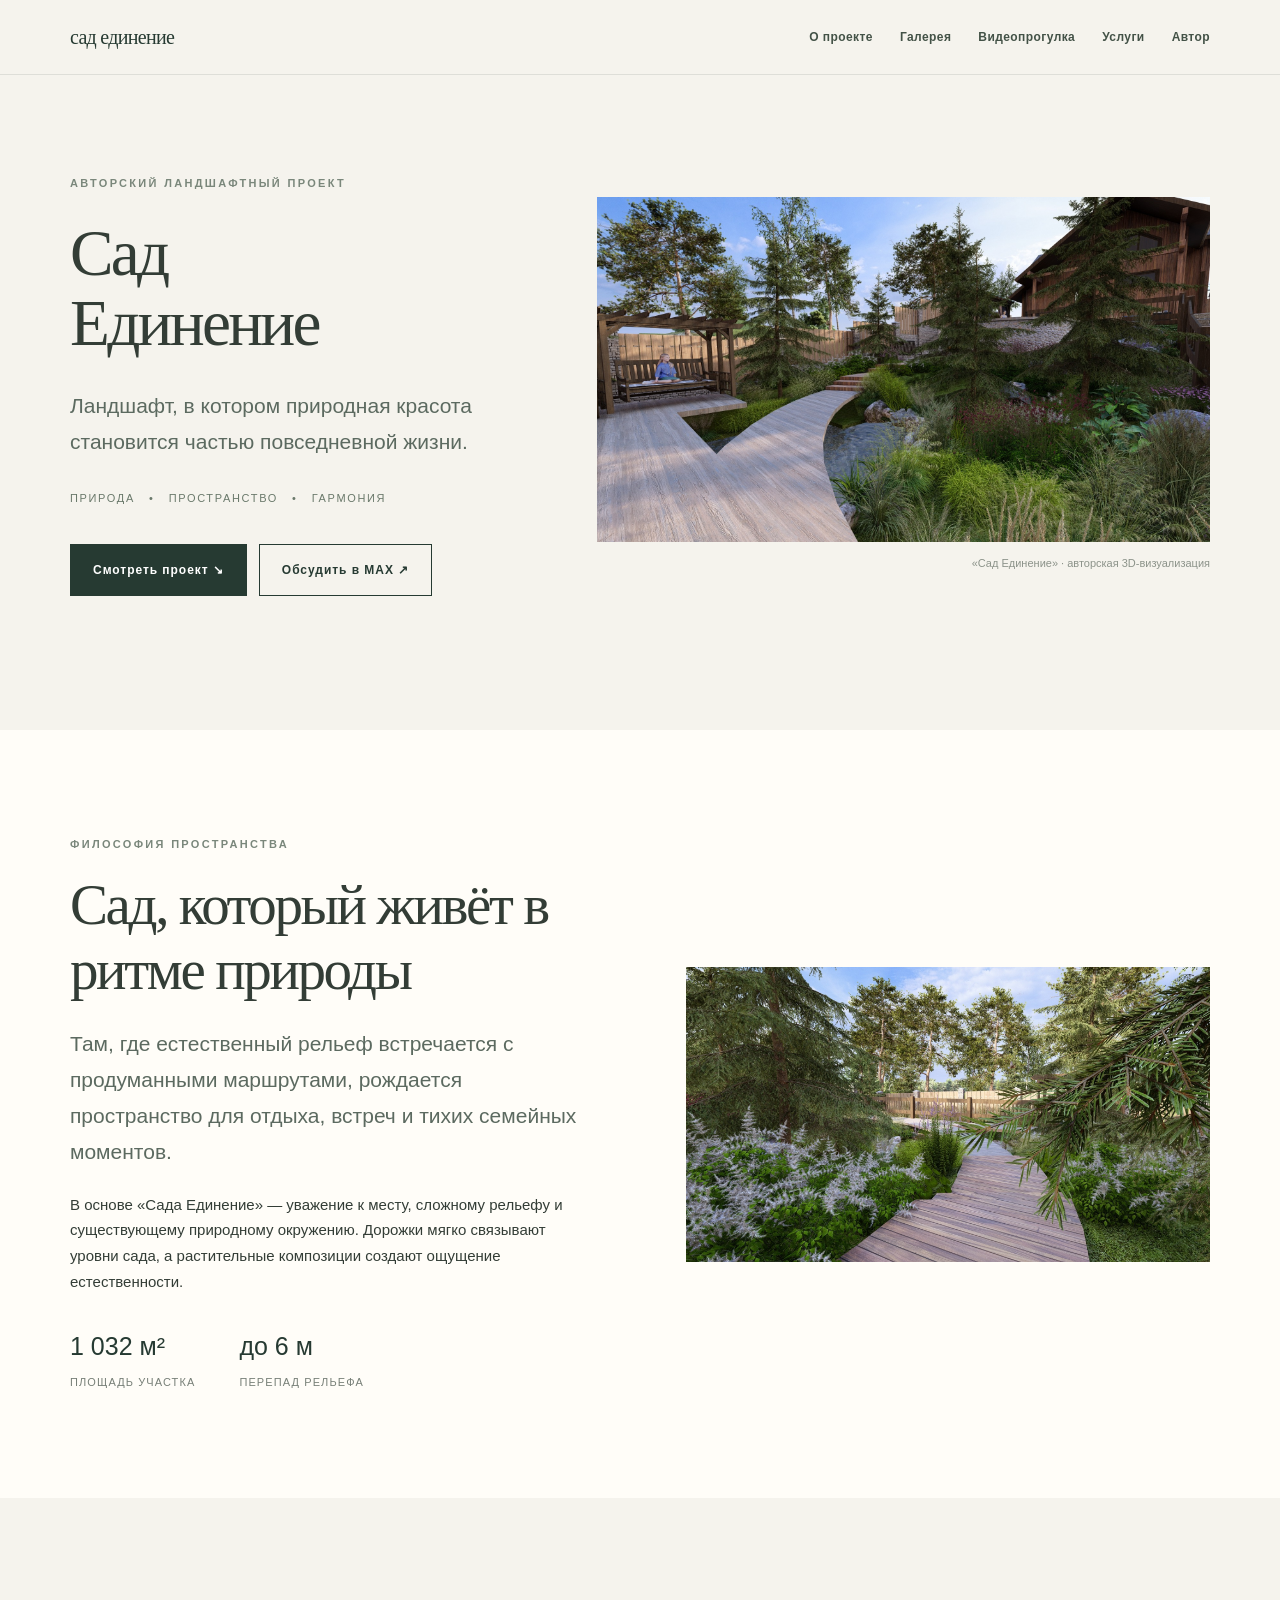
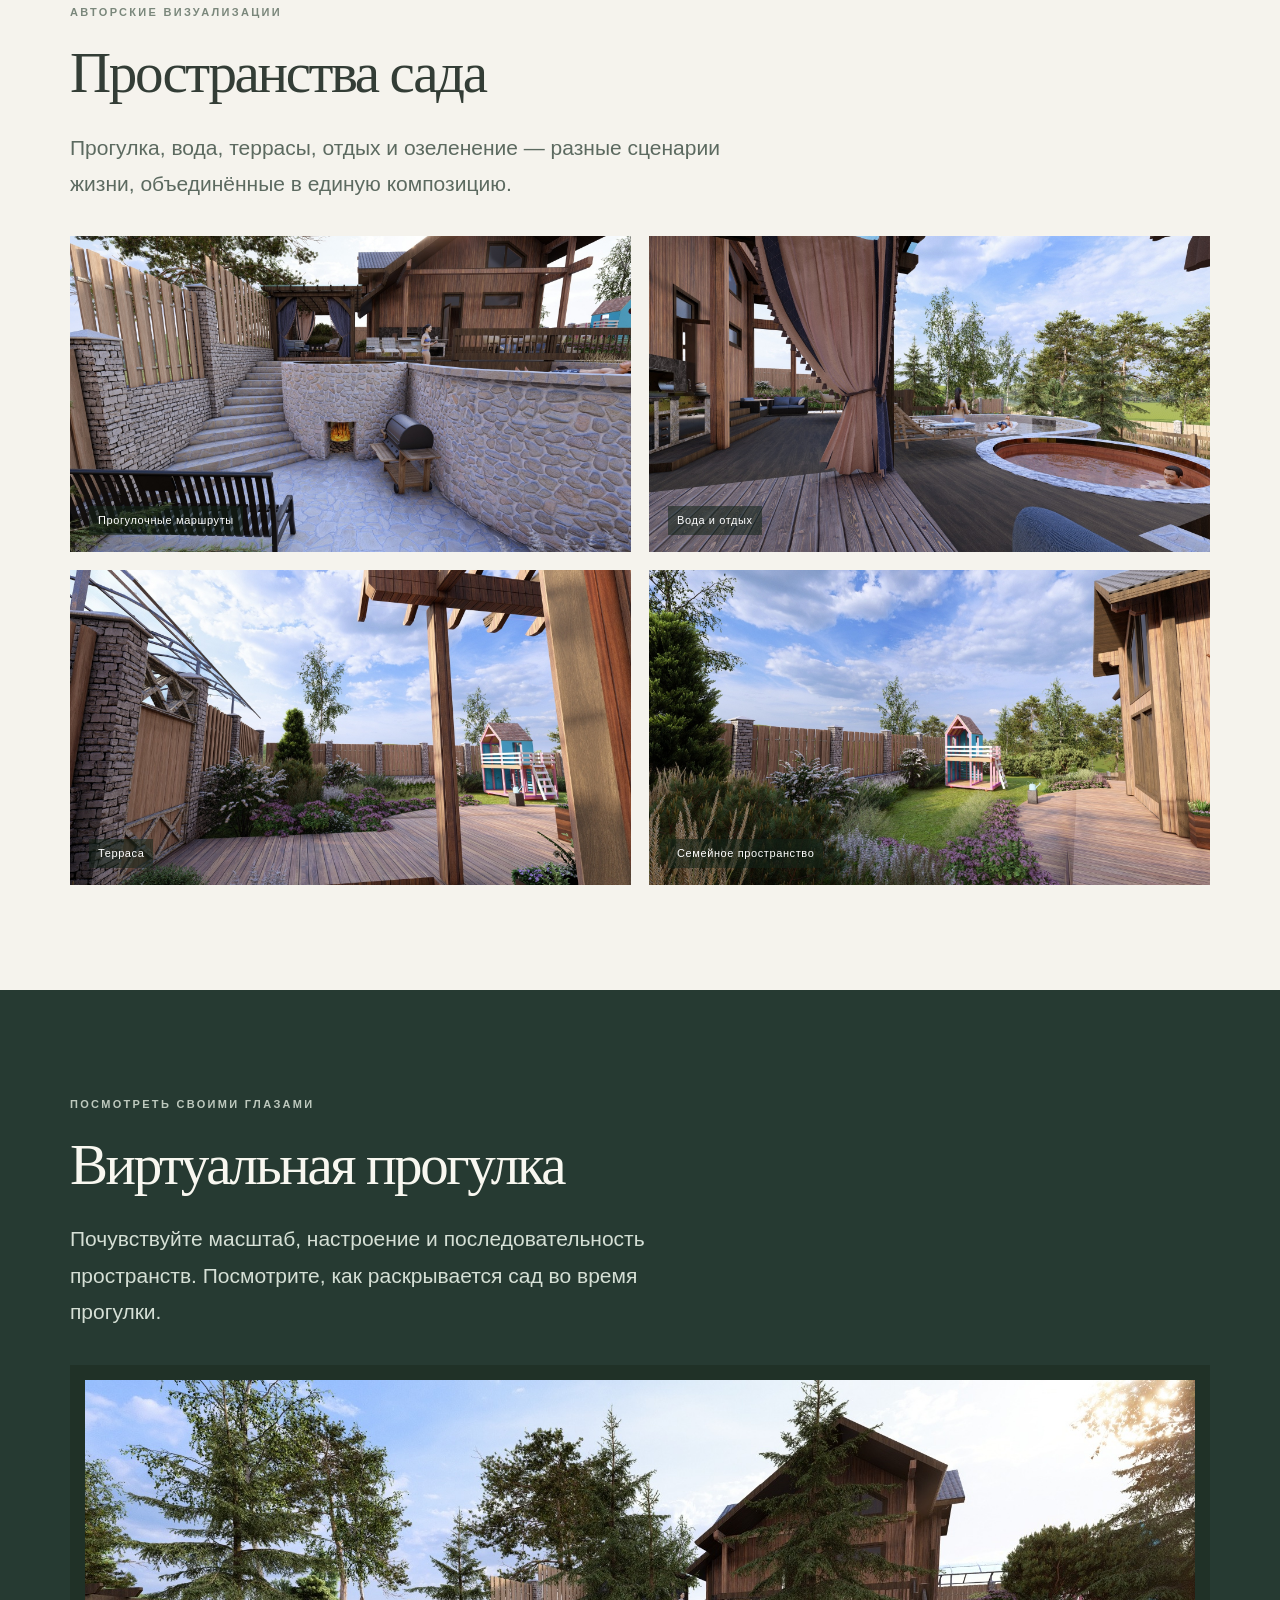
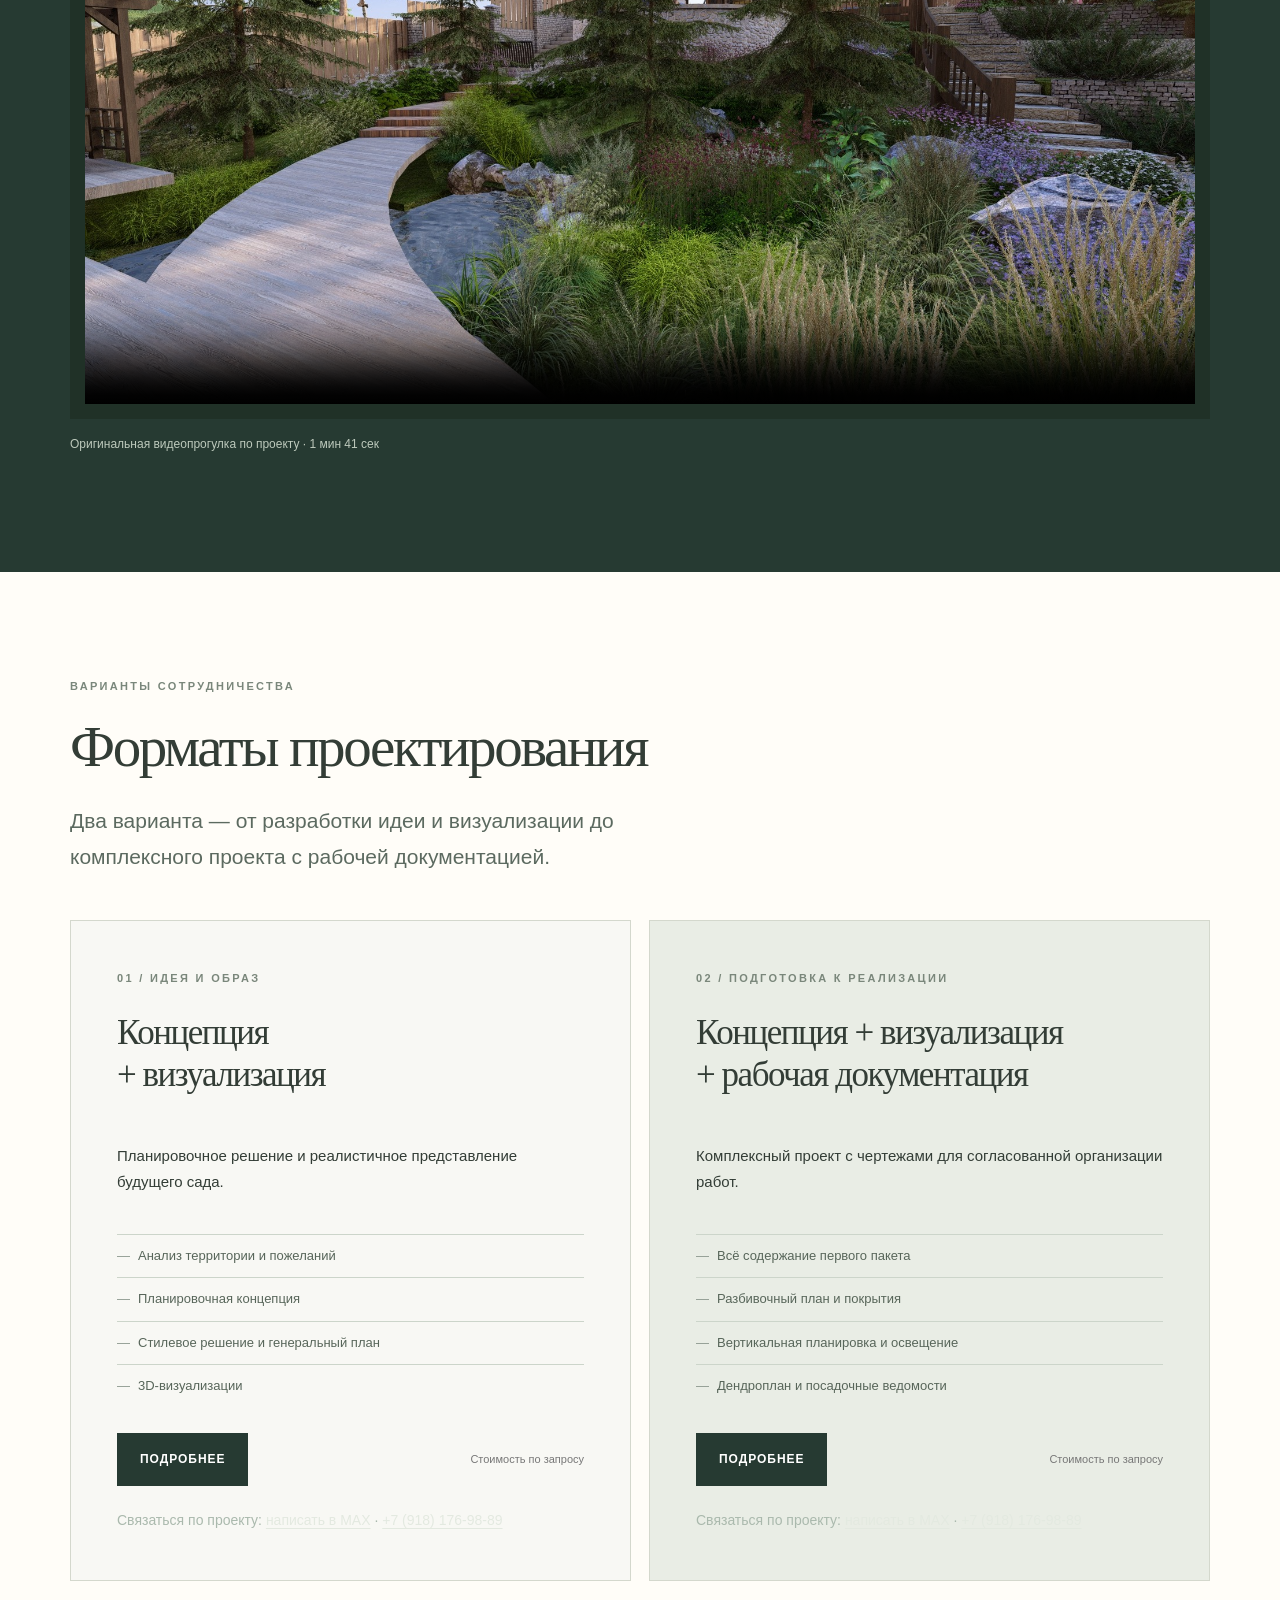
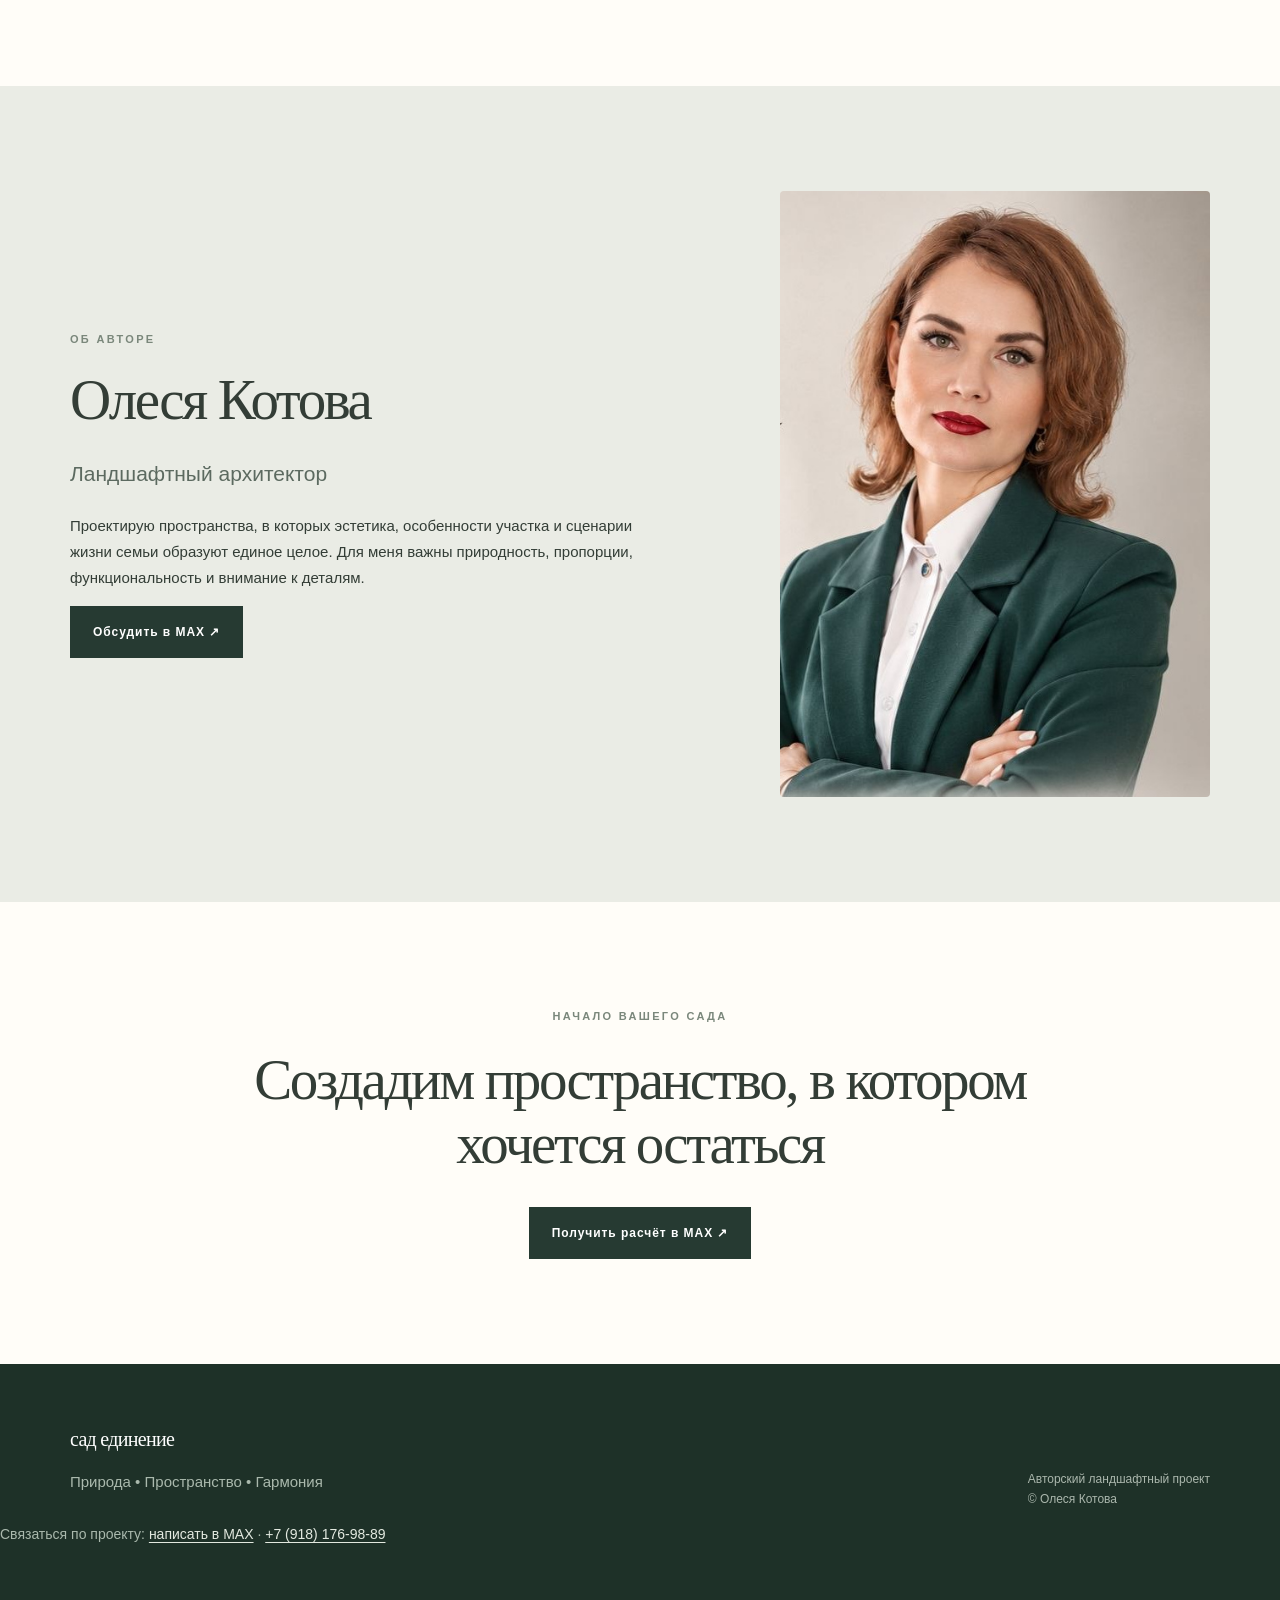
<file: index.html>
<!DOCTYPE html>
<html lang="ru"><head><meta charset="utf-8"/><meta content="width=device-width,initial-scale=1" name="viewport"/><meta content="#263a32" name="theme-color"/><meta content="Ландшафтный проект Сад Единение. Авторские визуализации, видеопрогулка, концепция и комплексное ландшафтное проектирование." name="description"/><title>Сад Единение — авторский ландшафтный проект</title><link href="style.css" rel="stylesheet"/></head><body><header class="topbar"><div class="shell"><a aria-label="На главную" class="logo" href="index.html">сад единение</a><button aria-expanded="false" aria-label="Открыть меню" class="nav-toggle">Меню ☰</button><nav class="menu"><a href="index.html#project">О проекте</a><a href="index.html#gallery">Галерея</a><a href="index.html#tour">Видеопрогулка</a><a href="index.html#services">Услуги</a><a href="index.html#author">Автор</a></nav></div></header><main><section class="hero"><div class="shell"><div class="hero-grid"><div class="hero-content"><div class="kicker">Авторский ландшафтный проект</div><h1 class="serif h1">Сад<br/>Единение</h1><p class="lede">Ландшафт, в котором природная красота становится частью повседневной жизни.</p><div class="hero-label">Природа   •   Пространство   •   Гармония</div><div class="hero-actions"><a class="button" href="#gallery">Смотреть проект ↘</a><a aria-label="Обсудить в MAX ↗ с Олесей Котовой" class="button outline" href="https://max.ru/u/f9LHodD0cOIlGIZthFcZh_kioEa259QKMXBqh5MVdrOf2Ms7zcb6zkGY6yE" rel="noopener noreferrer" target="_blank">Обсудить в MAX ↗</a></div></div><div><img alt="Авторский рендер: деревянная прогулочная дорожка, павильон среди зелени и дом на склоне" class="hero-photo" src="assets/hero.jpg"/><p class="hero-caption">«Сад Единение» · авторская 3D-визуализация</p></div></div></div></section>
<section class="section light" id="project"><div class="shell split"><div><div class="kicker">Философия пространства</div><h2 class="serif h2">Сад, который живёт в ритме природы</h2><p class="lede">Там, где естественный рельеф встречается с продуманными маршрутами, рождается пространство для отдыха, встреч и тихих семейных моментов.</p><p>В основе «Сада Единение» — уважение к месту, сложному рельефу и существующему природному окружению. Дорожки мягко связывают уровни сада, а растительные композиции создают ощущение естественности.</p><div class="stats"><div><strong>1 032 м²</strong><span>Площадь участка</span></div><div><strong>до 6 м</strong><span>Перепад рельефа</span></div></div></div><img alt="Лесная прогулочная дорожка среди хвойных растений и многолетников" src="assets/forest.jpg"/></div></section>
<section class="section" id="gallery"><div class="shell"><div class="kicker">Авторские визуализации</div><h2 class="serif h2">Пространства сада</h2><p class="lede">Прогулка, вода, террасы, отдых и озеленение — разные сценарии жизни, объединённые в единую композицию.</p><div class="gallery-grid"><figure class="large"><img alt="Деревянный мостик над декоративным водоёмом" src="assets/stream.jpg"/><figcaption>Прогулочные маршруты</figcaption></figure><figure class="small"><img alt="Бассейн с деревянным настилом и посадками" src="assets/pool.jpg"/><figcaption>Вода и отдых</figcaption></figure><figure class="half"><img alt="Терраса среди природных посадок" src="assets/terrace.jpg"/><figcaption>Терраса</figcaption></figure><figure class="half"><img alt="Детская зона и прогулочные дорожки" src="assets/kids.jpg"/><figcaption>Семейное пространство</figcaption></figure></div></div></section>
<section class="section dark" id="tour"><div class="shell"><div class="kicker">Посмотреть своими глазами</div><h2 class="serif h2">Виртуальная прогулка</h2><p class="lede">Почувствуйте масштаб, настроение и последовательность пространств. Посмотрите, как раскрывается сад во время прогулки.</p><div class="video-wrap"><video aria-label="Виртуальная прогулка по саду Единение" controls="" playsinline="" poster="assets/vista.jpg" preload="metadata"><source src="assets/tour.mp4" type="video/mp4"/>Ваш браузер не поддерживает воспроизведение MP4.</video></div><p class="video-note">Оригинальная видеопрогулка по проекту · 1 мин 41 сек</p></div></section>
<section class="section light" id="services"><div class="shell"><div class="kicker">Варианты сотрудничества</div><h2 class="serif h2">Форматы проектирования</h2><p class="lede">Два варианта — от разработки идеи и визуализации до комплексного проекта с рабочей документацией.</p><div class="package-grid"><article class="package"><div class="kicker">01 / Идея и образ</div><h3 class="serif h3">Концепция<br/>+ визуализация</h3><p>Планировочное решение и реалистичное представление будущего сада.</p><ul><li>Анализ территории и пожеланий</li><li>Планировочная концепция</li><li>Стилевое решение и генеральный план</li><li>3D-визуализации</li></ul><footer><a aria-label="Подробнее о пакете «Концепция + визуализация»" class="button" href="concept.html">ПОДРОБНЕЕ</a><small>Стоимость по запросу</small><p class="max-contact">Связаться по проекту: <a href="https://max.ru/u/f9LHodD0cOIlGIZthFcZh_kioEa259QKMXBqh5MVdrOf2Ms7zcb6zkGY6yE" rel="noopener noreferrer" target="_blank">написать в MAX</a> · <a href="tel:+79181769889">+7 (918) 176-98-89</a></p></footer></article><article class="package featured"><div class="kicker">02 / Подготовка к реализации</div><h3 class="serif h3">Концепция + визуализация<br/>+ рабочая документация</h3><p>Комплексный проект с чертежами для согласованной организации работ.</p><ul><li>Всё содержание первого пакета</li><li>Разбивочный план и покрытия</li><li>Вертикальная планировка и освещение</li><li>Дендроплан и посадочные ведомости</li></ul><footer><a aria-label="Подробнее о пакете «Концепция + визуализация + рабочая документация»" class="button" href="full.html">ПОДРОБНЕЕ</a><small>Стоимость по запросу</small><p class="max-contact">Связаться по проекту: <a href="https://max.ru/u/f9LHodD0cOIlGIZthFcZh_kioEa259QKMXBqh5MVdrOf2Ms7zcb6zkGY6yE" rel="noopener noreferrer" target="_blank">написать в MAX</a> · <a href="tel:+79181769889">+7 (918) 176-98-89</a></p></footer></article></div></div></section>
<section class="section sage" id="author"><div class="shell split"><div><div class="kicker">Об авторе</div><h2 class="serif h2">Олеся Котова</h2><p class="lede">Ландшафтный архитектор</p><p>Проектирую пространства, в которых эстетика, особенности участка и сценарии жизни семьи образуют единое целое. Для меня важны природность, пропорции, функциональность и внимание к деталям.</p><a aria-label="Обсудить в MAX ↗ с Олесей Котовой" class="button" href="https://max.ru/u/f9LHodD0cOIlGIZthFcZh_kioEa259QKMXBqh5MVdrOf2Ms7zcb6zkGY6yE" rel="noopener noreferrer" target="_blank">Обсудить в MAX ↗</a></div><img alt="Олеся Котова — фотография по пояс с визитки" class="author-portrait" src="assets/olesya_original_crop.jpg"/></div></section>
<section class="section light" style="text-align:center"><div class="shell"><div class="kicker">Начало вашего сада</div><h2 class="serif h2" style="max-width:850px;margin:22px auto 30px">Создадим пространство, в котором хочется остаться</h2><a aria-label="Получить расчёт в MAX ↗ с Олесей Котовой" class="button" href="https://max.ru/u/f9LHodD0cOIlGIZthFcZh_kioEa259QKMXBqh5MVdrOf2Ms7zcb6zkGY6yE" rel="noopener noreferrer" target="_blank">Получить расчёт в MAX ↗</a></div></section></main><footer class="footer"><div class="shell"><div><a class="logo" href="index.html">сад единение</a><p style="color:#aab9ad">Природа • Пространство • Гармония</p></div><div style="font-size:12px;color:#abb7ad">Авторский ландшафтный проект<br/>© Олеся Котова</div></div><p class="max-contact">Связаться по проекту: <a href="https://max.ru/u/f9LHodD0cOIlGIZthFcZh_kioEa259QKMXBqh5MVdrOf2Ms7zcb6zkGY6yE" rel="noopener noreferrer" target="_blank">написать в MAX</a> · <a href="tel:+79181769889">+7 (918) 176-98-89</a></p></footer><script src="script.js"></script></body></html>
</file>
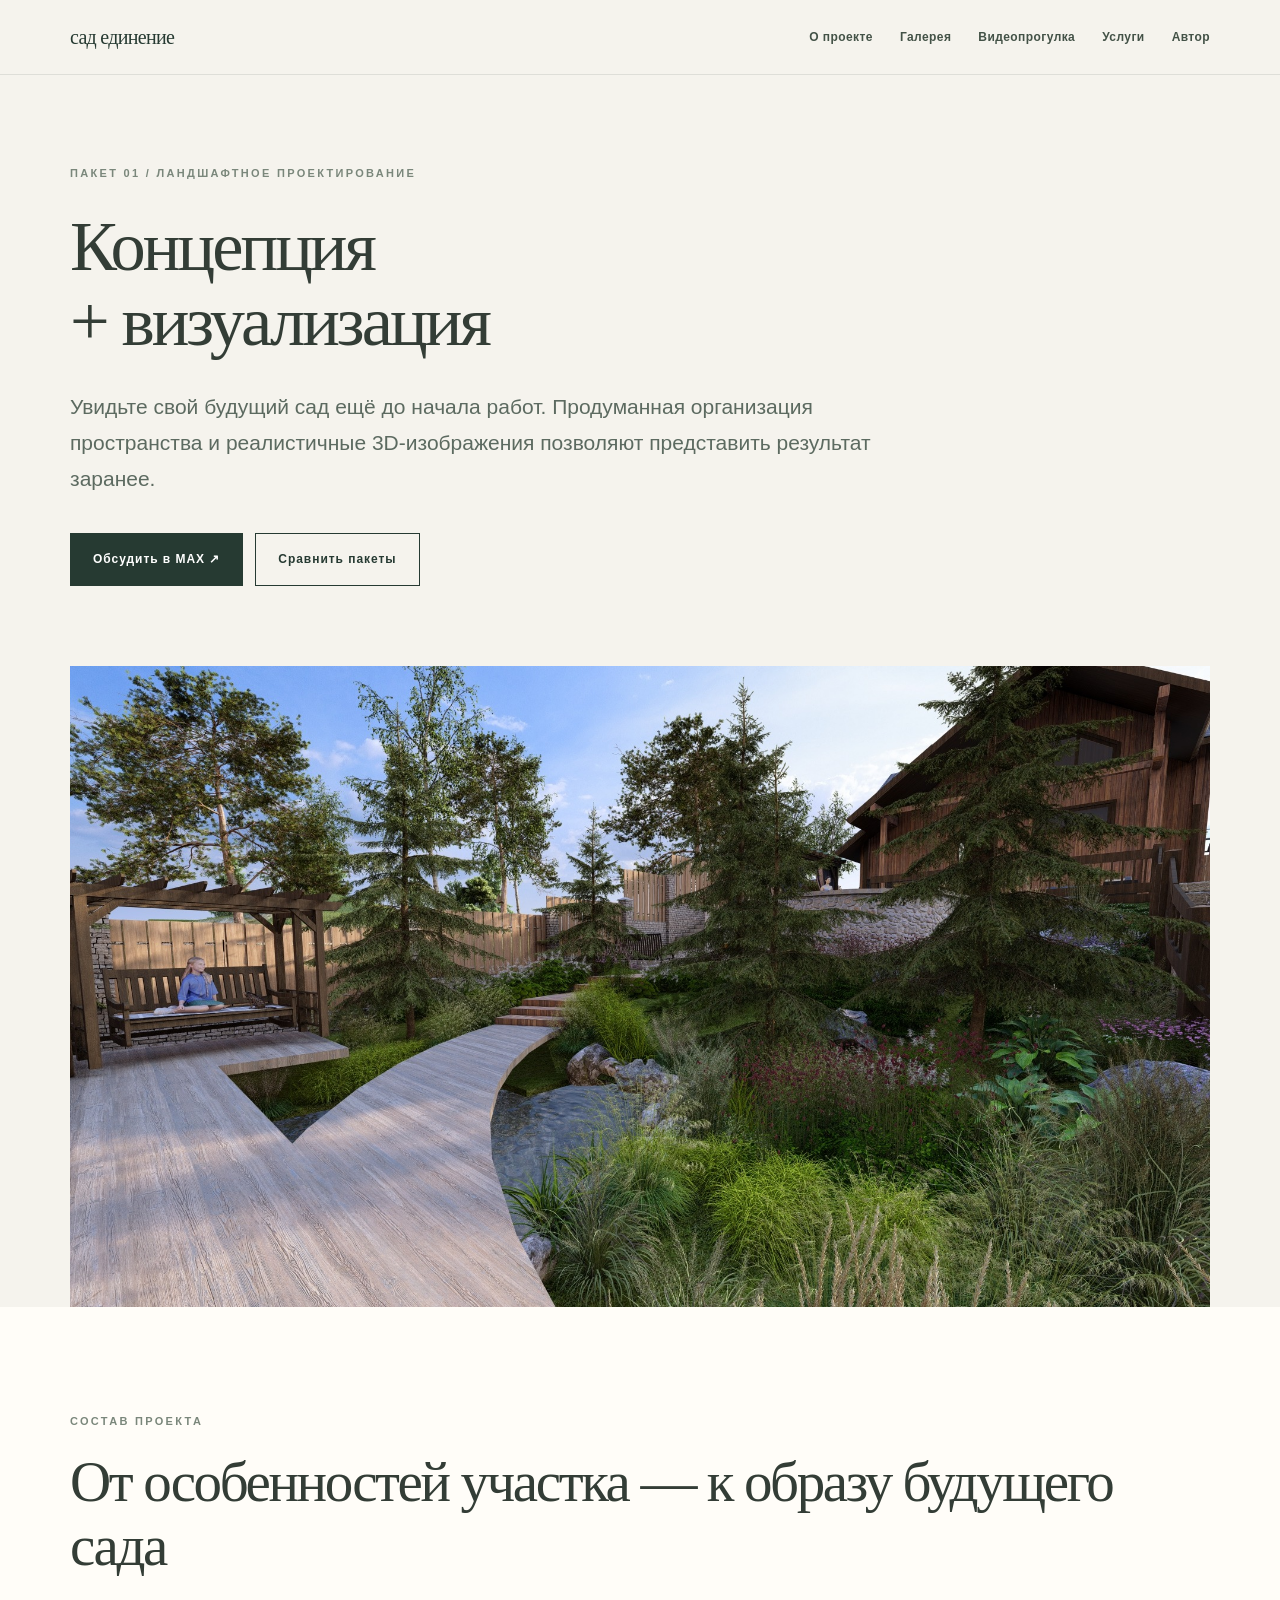
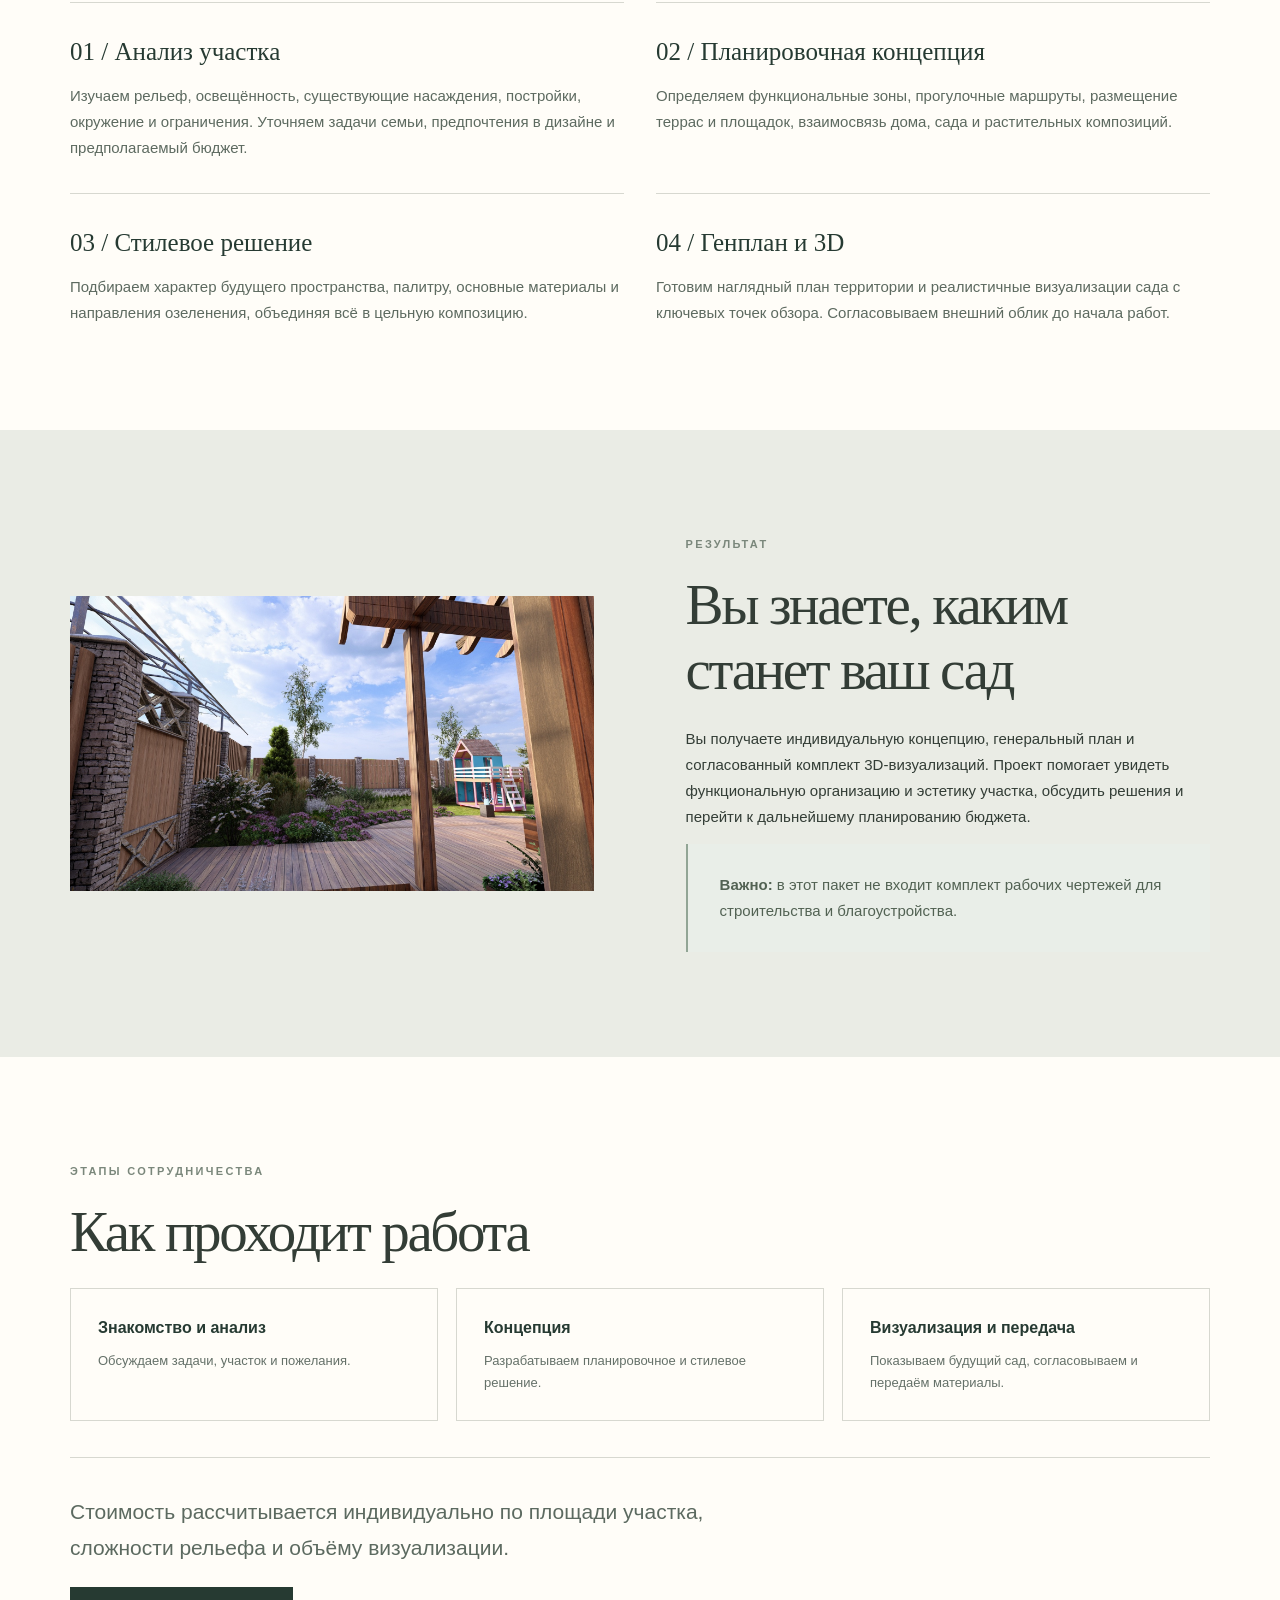
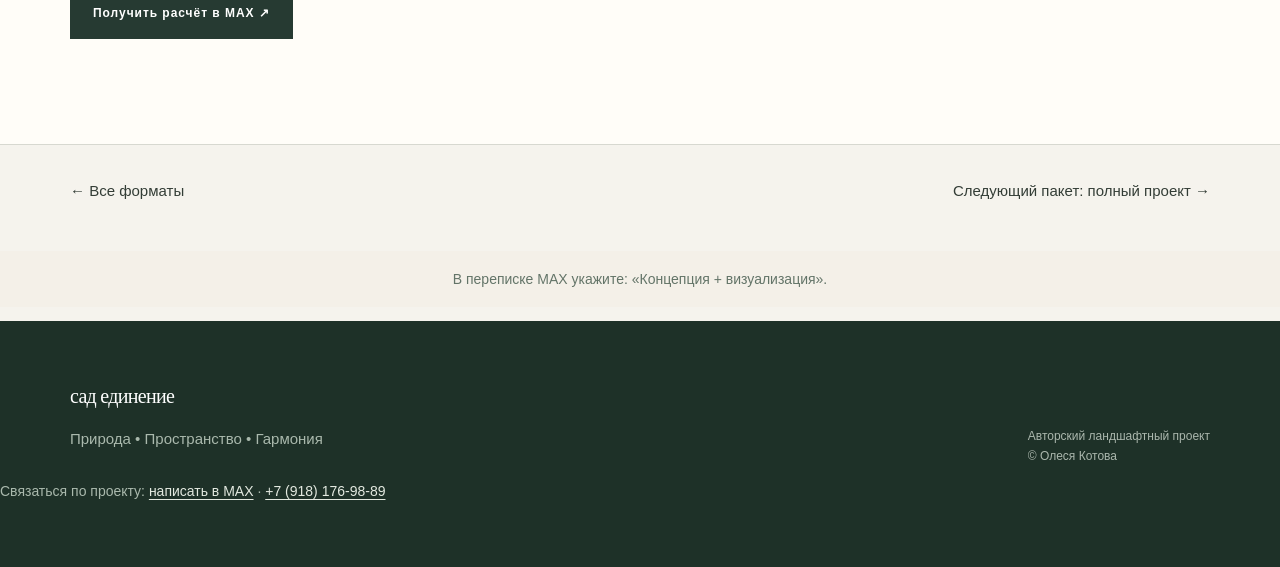
<file: concept.html>
<!doctype html><html lang="ru"><head><meta charset="utf-8"><meta name="viewport" content="width=device-width,initial-scale=1"><meta name="theme-color" content="#263a32"><meta name="description" content="Пакет концепции ландшафтного проекта и 3D-визуализация будущего сада. Узнайте состав и результат."><title>Концепция + визуализация — Сад Единение</title><link rel="stylesheet" href="style.css"></head><body><header class="topbar"><div class="shell"><a class="logo" href="index.html" aria-label="На главную">сад единение</a><button class="nav-toggle" aria-expanded="false" aria-label="Открыть меню">Меню ☰</button><nav class="menu"><a href="index.html#project">О проекте</a><a href="index.html#gallery">Галерея</a><a href="index.html#tour">Видеопрогулка</a><a href="index.html#services">Услуги</a><a href="index.html#author">Автор</a></nav></div></header><main><section class="subhero"><div class="shell"><div class="kicker">Пакет 01 / Ландшафтное проектирование</div><h1 class="serif h1">Концепция<br>+ визуализация</h1><p class="lede">Увидьте свой будущий сад ещё до начала работ. Продуманная организация пространства и реалистичные 3D-изображения позволяют представить результат заранее.</p><div class="hero-actions"><a class="button" href="https://max.ru/u/f9LHodD0cOIlGIZthFcZh_kioEa259QKMXBqh5MVdrOf2Ms7zcb6zkGY6yE" target="_blank" rel="noopener noreferrer" aria-label="Обсудить в MAX ↗ с Олесей Котовой">Обсудить в MAX ↗</a><a class="button outline" href="index.html#services">Сравнить пакеты</a></div></div></section><div class="shell"><img class="feature-img" src="assets/hero.jpg" alt="Оригинальная авторская визуализация сада Единение"></div><section class="section light"><div class="shell"><div class="kicker">Состав проекта</div><h2 class="serif h2">От особенностей участка — к образу будущего сада</h2><div class="columns"><div class="step"><strong>01 / Анализ участка</strong><p>Изучаем рельеф, освещённость, существующие насаждения, постройки, окружение и ограничения. Уточняем задачи семьи, предпочтения в дизайне и предполагаемый бюджет.</p></div><div class="step"><strong>02 / Планировочная концепция</strong><p>Определяем функциональные зоны, прогулочные маршруты, размещение террас и площадок, взаимосвязь дома, сада и растительных композиций.</p></div><div class="step"><strong>03 / Стилевое решение</strong><p>Подбираем характер будущего пространства, палитру, основные материалы и направления озеленения, объединяя всё в цельную композицию.</p></div><div class="step"><strong>04 / Генплан и 3D</strong><p>Готовим наглядный план территории и реалистичные визуализации сада с ключевых точек обзора. Согласовываем внешний облик до начала работ.</p></div></div></div></section><section class="section sage"><div class="shell split"><img src="assets/terrace.jpg" alt="Визуализация террасы в саду Единение"><div><div class="kicker">Результат</div><h2 class="serif h2">Вы знаете, каким станет ваш сад</h2><p>Вы получаете индивидуальную концепцию, генеральный план и согласованный комплект 3D-визуализаций. Проект помогает увидеть функциональную организацию и эстетику участка, обсудить решения и перейти к дальнейшему планированию бюджета.</p><div class="note"><strong>Важно:</strong> в этот пакет не входит комплект рабочих чертежей для строительства и благоустройства.</div></div></div></section><section class="section light"><div class="shell"><div class="kicker">Этапы сотрудничества</div><h2 class="serif h2">Как проходит работа</h2><div class="specs"><div class="spec"><h3>Знакомство и анализ</h3><p>Обсуждаем задачи, участок и пожелания.</p></div><div class="spec"><h3>Концепция</h3><p>Разрабатываем планировочное и стилевое решение.</p></div><div class="spec"><h3>Визуализация и передача</h3><p>Показываем будущий сад, согласовываем и передаём материалы.</p></div></div><hr class="divider"><p class="lede">Стоимость рассчитывается индивидуально по площади участка, сложности рельефа и объёму визуализации.</p><a class="button" href="https://max.ru/u/f9LHodD0cOIlGIZthFcZh_kioEa259QKMXBqh5MVdrOf2Ms7zcb6zkGY6yE" target="_blank" rel="noopener noreferrer" aria-label="Получить расчёт в MAX ↗ с Олесей Котовой">Получить расчёт в MAX ↗</a></div></section><nav class="page-nav"><div class="shell"><a href="index.html#services">← Все форматы</a><a href="full.html">Следующий пакет: полный проект →</a></div></nav><p class="service-contact-hint">В переписке MAX укажите: «Концепция + визуализация».</p></main><footer class="footer"><div class="shell"><div><a class="logo" href="index.html">сад единение</a><p style="color:#aab9ad">Природа • Пространство • Гармония</p></div><div style="font-size:12px;color:#abb7ad">Авторский ландшафтный проект<br>© Олеся Котова</div></div><p class="max-contact">Связаться по проекту: <a href="https://max.ru/u/f9LHodD0cOIlGIZthFcZh_kioEa259QKMXBqh5MVdrOf2Ms7zcb6zkGY6yE" target="_blank" rel="noopener noreferrer">написать в MAX</a> · <a href="tel:+79181769889">+7 (918) 176-98-89</a></p></footer><script src="script.js"></script></body></html>
</file>
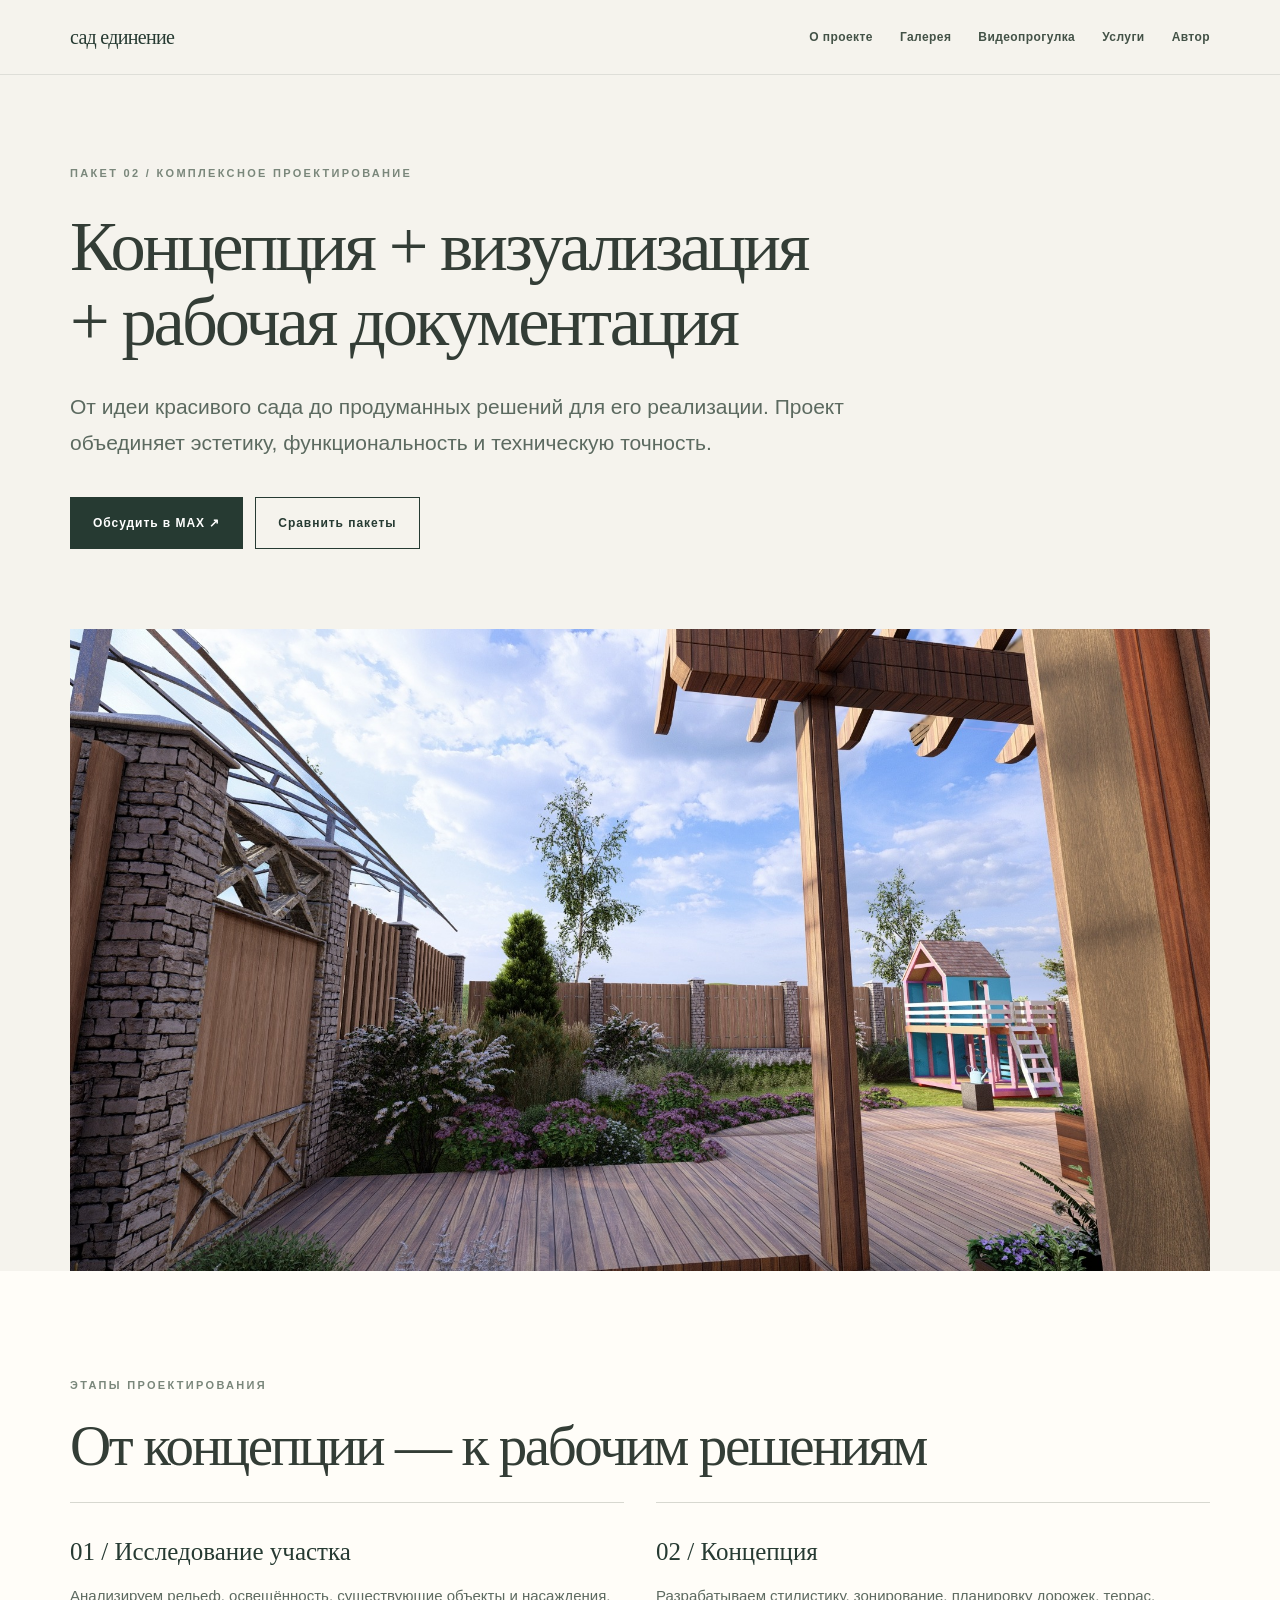
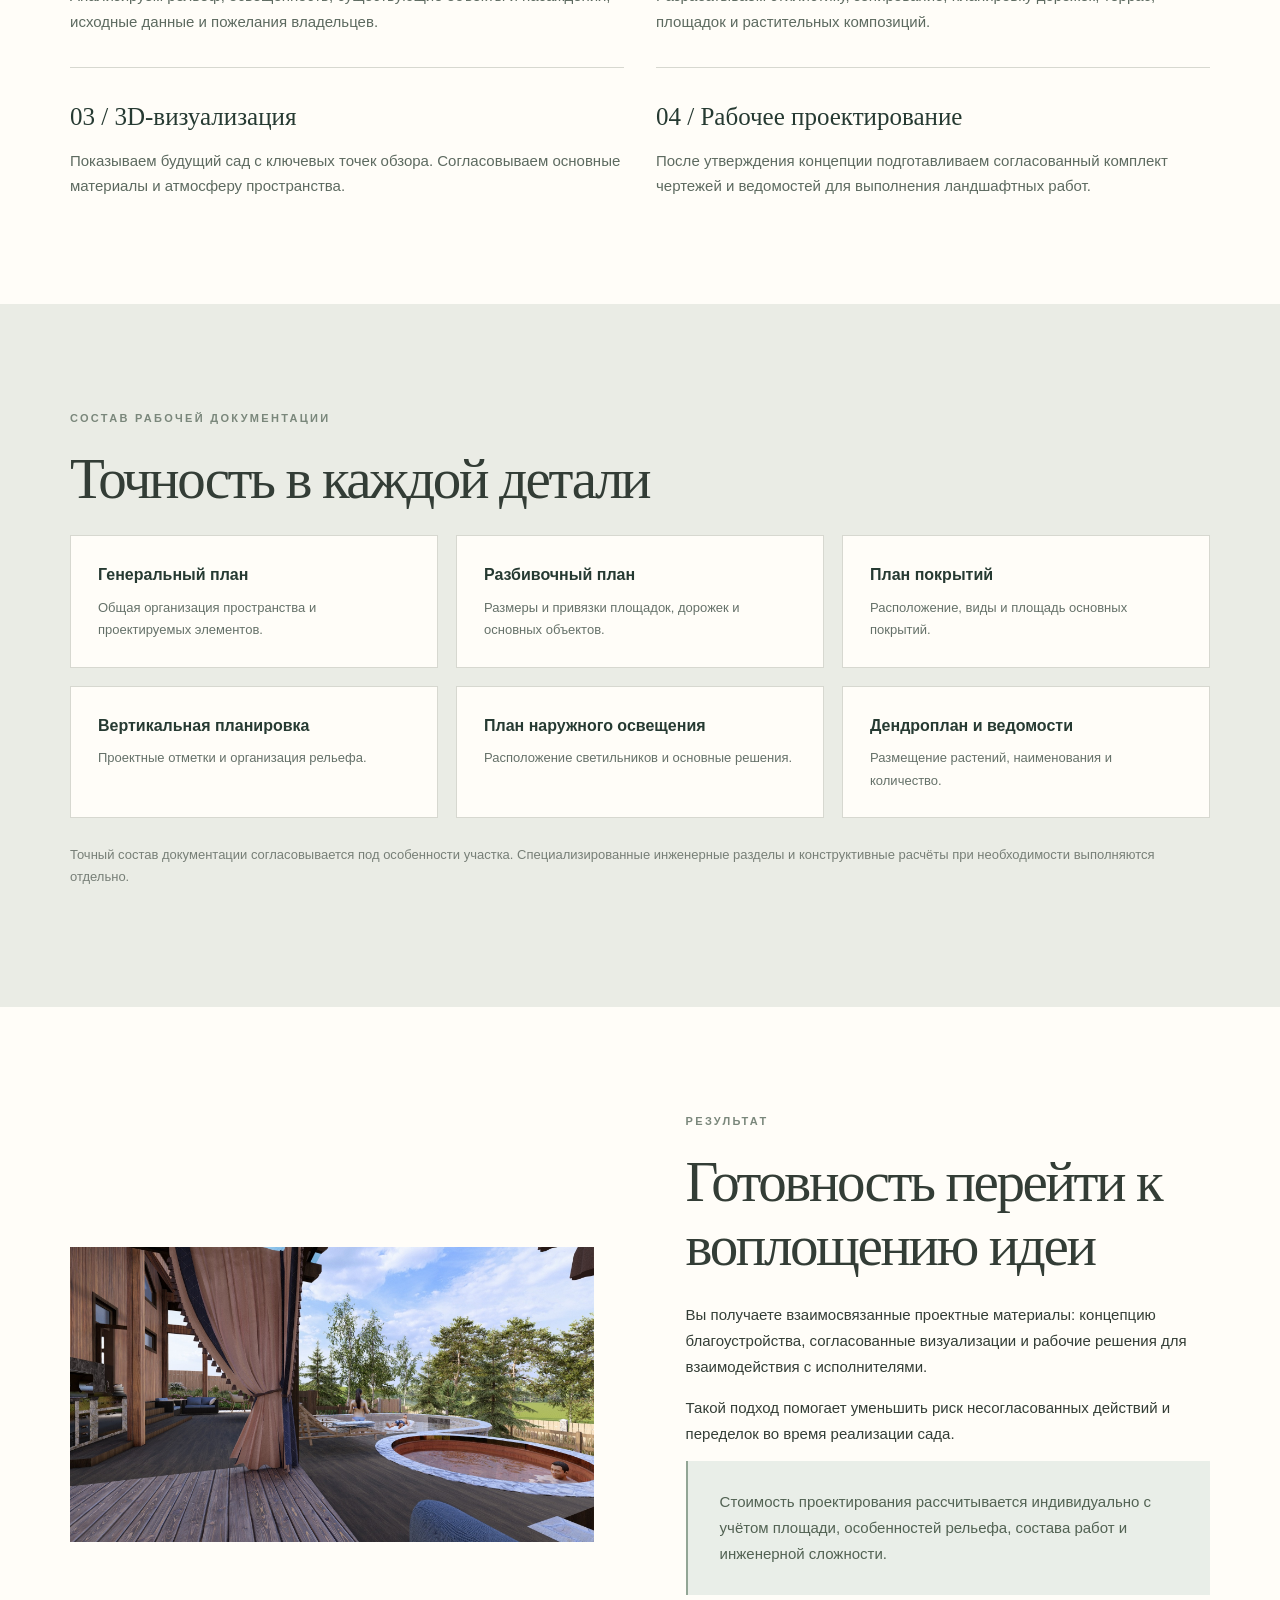
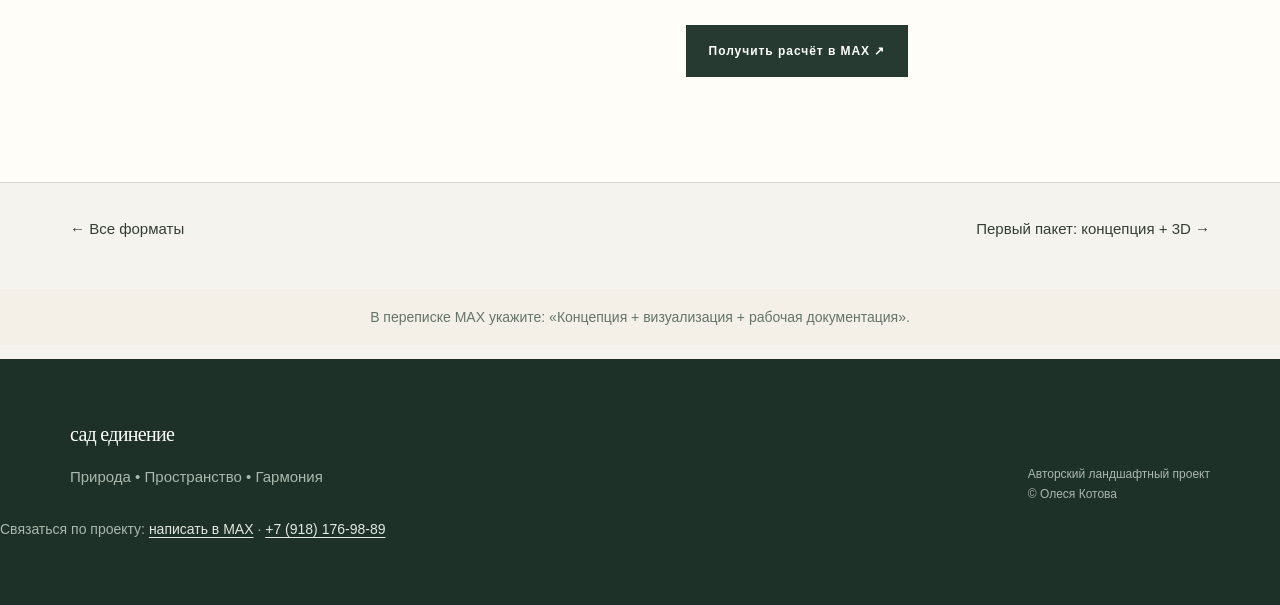
<file: full.html>
<!doctype html><html lang="ru"><head><meta charset="utf-8"><meta name="viewport" content="width=device-width,initial-scale=1"><meta name="theme-color" content="#263a32"><meta name="description" content="Комплексный ландшафтный проект: концепция, 3D-визуализации и рабочие чертежи."><title>Комплексный ландшафтный проект — Сад Единение</title><link rel="stylesheet" href="style.css"></head><body><header class="topbar"><div class="shell"><a class="logo" href="index.html" aria-label="На главную">сад единение</a><button class="nav-toggle" aria-expanded="false" aria-label="Открыть меню">Меню ☰</button><nav class="menu"><a href="index.html#project">О проекте</a><a href="index.html#gallery">Галерея</a><a href="index.html#tour">Видеопрогулка</a><a href="index.html#services">Услуги</a><a href="index.html#author">Автор</a></nav></div></header><main><section class="subhero"><div class="shell"><div class="kicker">Пакет 02 / Комплексное проектирование</div><h1 class="serif h1">Концепция + визуализация<br>+ рабочая документация</h1><p class="lede">От идеи красивого сада до продуманных решений для его реализации. Проект объединяет эстетику, функциональность и техническую точность.</p><div class="hero-actions"><a class="button" href="https://max.ru/u/f9LHodD0cOIlGIZthFcZh_kioEa259QKMXBqh5MVdrOf2Ms7zcb6zkGY6yE" target="_blank" rel="noopener noreferrer" aria-label="Обсудить в MAX ↗ с Олесей Котовой">Обсудить в MAX ↗</a><a class="button outline" href="index.html#services">Сравнить пакеты</a></div></div></section><div class="shell"><img class="feature-img" src="assets/terrace.jpg" alt="Оригинальная авторская визуализация террасы сада Единение"></div><section class="section light"><div class="shell"><div class="kicker">Этапы проектирования</div><h2 class="serif h2">От концепции — к рабочим решениям</h2><div class="columns"><div class="step"><strong>01 / Исследование участка</strong><p>Анализируем рельеф, освещённость, существующие объекты и насаждения, исходные данные и пожелания владельцев.</p></div><div class="step"><strong>02 / Концепция</strong><p>Разрабатываем стилистику, зонирование, планировку дорожек, террас, площадок и растительных композиций.</p></div><div class="step"><strong>03 / 3D-визуализация</strong><p>Показываем будущий сад с ключевых точек обзора. Согласовываем основные материалы и атмосферу пространства.</p></div><div class="step"><strong>04 / Рабочее проектирование</strong><p>После утверждения концепции подготавливаем согласованный комплект чертежей и ведомостей для выполнения ландшафтных работ.</p></div></div></div></section><section class="section sage"><div class="shell"><div class="kicker">Состав рабочей документации</div><h2 class="serif h2">Точность в каждой детали</h2><div class="specs"><div class="spec"><h3>Генеральный план</h3><p>Общая организация пространства и проектируемых элементов.</p></div><div class="spec"><h3>Разбивочный план</h3><p>Размеры и привязки площадок, дорожек и основных объектов.</p></div><div class="spec"><h3>План покрытий</h3><p>Расположение, виды и площадь основных покрытий.</p></div><div class="spec"><h3>Вертикальная планировка</h3><p>Проектные отметки и организация рельефа.</p></div><div class="spec"><h3>План наружного освещения</h3><p>Расположение светильников и основные решения.</p></div><div class="spec"><h3>Дендроплан и ведомости</h3><p>Размещение растений, наименования и количество.</p></div></div><p class="mini muted" style="margin-top:26px">Точный состав документации согласовывается под особенности участка. Специализированные инженерные разделы и конструктивные расчёты при необходимости выполняются отдельно.</p></div></section><section class="section light"><div class="shell split"><img src="assets/pool.jpg" alt="Зона бассейна в авторском проекте Сад Единение"><div><div class="kicker">Результат</div><h2 class="serif h2">Готовность перейти к воплощению идеи</h2><p>Вы получаете взаимосвязанные проектные материалы: концепцию благоустройства, согласованные визуализации и рабочие решения для взаимодействия с исполнителями.</p><p>Такой подход помогает уменьшить риск несогласованных действий и переделок во время реализации сада.</p><div class="note">Стоимость проектирования рассчитывается индивидуально с учётом площади, особенностей рельефа, состава работ и инженерной сложности.</div><div style="margin-top:30px"><a class="button" href="https://max.ru/u/f9LHodD0cOIlGIZthFcZh_kioEa259QKMXBqh5MVdrOf2Ms7zcb6zkGY6yE" target="_blank" rel="noopener noreferrer" aria-label="Получить расчёт в MAX ↗ с Олесей Котовой">Получить расчёт в MAX ↗</a></div></div></div></section><nav class="page-nav"><div class="shell"><a href="index.html#services">← Все форматы</a><a href="concept.html">Первый пакет: концепция + 3D →</a></div></nav><p class="service-contact-hint">В переписке MAX укажите: «Концепция + визуализация + рабочая документация».</p></main><footer class="footer"><div class="shell"><div><a class="logo" href="index.html">сад единение</a><p style="color:#aab9ad">Природа • Пространство • Гармония</p></div><div style="font-size:12px;color:#abb7ad">Авторский ландшафтный проект<br>© Олеся Котова</div></div><p class="max-contact">Связаться по проекту: <a href="https://max.ru/u/f9LHodD0cOIlGIZthFcZh_kioEa259QKMXBqh5MVdrOf2Ms7zcb6zkGY6yE" target="_blank" rel="noopener noreferrer">написать в MAX</a> · <a href="tel:+79181769889">+7 (918) 176-98-89</a></p></footer><script src="script.js"></script></body></html>
</file>
<file: style.css>
:root{--pine:#263a32;--ink:#333d36;--muted:#777f77;--milk:#f5f3ed;--white:#fffdf8;--line:#d7d8d0;--max:1200px}*{box-sizing:border-box}html{scroll-behavior:smooth}body{margin:0;background:var(--milk);color:var(--ink);font:15px/1.72 Arial,sans-serif;-webkit-font-smoothing:antialiased}a{color:inherit;text-decoration:none}button,input,textarea{font:inherit}button{cursor:pointer}img{display:block;max-width:100%}a:focus-visible,button:focus-visible{outline:2px solid #889c8e;outline-offset:4px}
.shell{max-width:var(--max);margin:auto;padding:0 30px}.section{padding:105px 0}.section.light{background:var(--white)}.section.sage{background:#eaece5}.section.dark{background:var(--pine);color:#f8f7f0}.kicker{font-size:11px;letter-spacing:.21em;text-transform:uppercase;font-weight:700;color:#7a877b}.dark .kicker{color:#bec9be}.serif{font-family:Georgia,'Times New Roman',serif;font-weight:400;letter-spacing:-.042em}.h1{font-size:clamp(46px,5.5vw,78px);line-height:1.07;margin:26px 0 29px}.h2{font-size:clamp(34px,4.5vw,57px);line-height:1.13;margin:19px 0 24px}.h3{font-size:clamp(23px,2.9vw,35px);line-height:1.2;margin:8px 0 16px}.lede{font-size:clamp(16px,1.7vw,21px);color:#5c6a60;max-width:660px}.dark .lede{color:#d5dfd5}.muted{color:var(--muted)}.mini{font-size:13px}.button{display:inline-flex;gap:16px;align-items:center;justify-content:center;border:1px solid var(--pine);background:var(--pine);color:white;padding:15px 22px;min-height:51px;font-size:12px;letter-spacing:.08em;font-weight:700;transition:.2s}.button:hover{background:#40554a;border-color:#40554a}.button.outline{background:transparent;color:var(--pine)}.button.outline:hover{background:#e7eae4}.dark .button{background:#f5f3ed;border-color:#f5f3ed;color:var(--pine)}.button.textlink{border:0;background:transparent;color:var(--pine);padding:0;min-height:0;border-bottom:1px solid var(--pine)}
.topbar{position:sticky;top:0;z-index:100;background:rgba(245,243,237,.97);border-bottom:1px solid rgba(38,58,50,.11)}.topbar .shell{height:74px;display:flex;justify-content:space-between;align-items:center;gap:30px}.logo{font:20px Georgia,serif;letter-spacing:-.035em;color:var(--pine)}.menu{display:flex;gap:27px;align-items:center}.menu a{font-size:12px;font-weight:600;letter-spacing:.035em;color:#435247}.menu a:hover,.footer a:hover{color:#839385}.nav-toggle{display:none;background:none;border:1px solid #cbd2c8;padding:9px 13px;color:var(--pine)}
.hero{padding:64px 0 99px}.hero-grid{display:grid;grid-template-columns:.87fr 1.13fr;gap:55px;align-items:center}.hero-content{padding:35px 0}.hero-content .h1{font-size:clamp(46px,5.1vw,72px)}.hero-photo{width:100%;aspect-ratio:16/9;object-fit:contain;background:#e9ede5}.hero-caption{color:#8c938a;font-size:11px;margin:12px 0 0;text-align:right}.hero-actions{display:flex;gap:12px;flex-wrap:wrap;margin-top:36px}.divider{border:0;border-top:1px solid var(--line);margin:36px 0}.hero-label{margin-top:29px;font-size:11px;letter-spacing:.15em;text-transform:uppercase;color:#6a796b}.split{display:grid;grid-template-columns:1fr 1fr;gap:8%;align-items:center}.split img:not(.author-portrait){aspect-ratio:16/9;object-fit:contain;background:#e9ede5}.stats{display:flex;gap:44px;margin-top:30px}.stats strong{display:block;font-size:25px;font-weight:500;color:var(--pine)}.stats span{font-size:11px;letter-spacing:.1em;text-transform:uppercase;color:var(--muted)}
.gallery-grid{display:grid;grid-template-columns:repeat(2,minmax(0,1fr));gap:18px;margin-top:34px}.gallery-grid figure{margin:0;overflow:hidden;position:relative;background:#e2e5de;aspect-ratio:16/9}.gallery-grid img{height:100%;width:100%;object-fit:contain;background:#e9ede5}.gallery-grid figcaption{position:absolute;bottom:17px;left:19px;color:white;background:rgba(19,35,24,.55);font-size:11px;letter-spacing:.055em;padding:5px 9px}.video-wrap{background:#203127;padding:15px;margin-top:35px}.video-wrap video{width:100%;max-height:630px;display:block;aspect-ratio:16/9;background:black}.video-note{font-size:12px;color:#bdc9bc;margin-top:15px}
.package-grid{display:grid;grid-template-columns:1fr 1fr;gap:18px;margin-top:45px}.package{padding:48px 46px;border:1px solid #d4d8cd;display:flex;flex-direction:column;gap:16px;min-height:430px;background:#f8f8f4}.package.featured{background:#e9ede5}.package .h3{max-width:400px}.package ul{list-style:none;padding:0;margin:8px 0 10px}.package li{border-top:1px solid #ccd5ca;padding:10px 0;color:#58665a;font-size:13px}.package li:before{content:'—';color:#8b988e;margin-right:8px}.package footer{margin-top:auto;display:flex;align-items:center;justify-content:space-between;gap:10px;flex-wrap:wrap}.package small{color:#777;font-size:11px}
.footer{background:#1e3128;color:#e7eae2;padding:64px 0}.footer .shell{display:flex;justify-content:space-between;align-items:flex-end;gap:20px}.footer a{color:#d7e0d5}.footer .logo{color:white}.quote{max-width:880px;margin:auto;font-size:clamp(26px,3.4vw,44px);line-height:1.33;color:var(--pine)}.quote:before{content:'“';font-family:Georgia;font-size:60px;display:block;color:#9eada1}
.subhero{padding:89px 0 80px}.subhero .h1{max-width:1030px}.subhero .lede{max-width:830px}.feature-img{width:100%;aspect-ratio:16/9;object-fit:contain;background:#e9ede5}.columns{display:grid;grid-template-columns:1fr 1fr;gap:32px}.step{border-top:1px solid var(--line);padding-top:27px}.step strong{font-size:25px;font-family:Georgia,serif;color:var(--pine);font-weight:400}.step p{margin:10px 0 0;color:#5d6a60}.note{padding:28px 32px;background:#e9eee8;color:#526253;border-left:2px solid #92a595}.specs{display:grid;grid-template-columns:repeat(3,1fr);gap:18px}.spec{padding:25px 27px;border:1px solid var(--line);background:var(--white)}.spec h3{font-size:16px;font-weight:600;margin:0 0 8px;color:var(--pine)}.spec p{font-size:13px;color:#657169;margin:0}.page-nav{padding:33px 0;border-top:1px solid var(--line)}.page-nav .shell{display:flex;justify-content:space-between;gap:12px;flex-wrap:wrap}
.max-contact{margin:12px 0 0;font-size:14px;color:#aab9ad}.max-contact a{color:#e3e9e0;text-decoration:underline;text-underline-offset:3px}.service-contact-hint{text-align:center;padding:16px;color:#637468;font-size:14px;background:#f4f0e8}
.section#author .split{grid-template-columns:minmax(0,1fr) minmax(0,.83fr);gap:8%}.section#author img.author-portrait{aspect-ratio:508/716;object-fit:contain;object-position:center top;width:100%;max-width:430px;margin-left:auto;border-radius:4px;background:#eaece5}
@media(max-width:940px){.menu{gap:14px}.hero-grid{grid-template-columns:1fr;gap:25px}.hero{padding-top:35px}.hero-content{padding:0}.split{gap:25px}.stats{gap:24px}.package{padding:32px}.section#author .split{grid-template-columns:1fr 1fr;gap:32px}}
@media(max-width:680px){.shell{padding:0 19px}.topbar .shell{height:66px}.nav-toggle{display:block}.menu{display:none;position:absolute;top:66px;left:0;right:0;padding:23px 20px;background:var(--milk);border-bottom:1px solid var(--line);box-shadow:0 10px 15px #263a3219;flex-direction:column;align-items:flex-start}.menu.open{display:flex}.section{padding:67px 0}.hero{padding:22px 0 64px}.hero-grid{gap:19px}.h1,.hero-content .h1{font-size:clamp(42px,10vw,60px)}.h2{font-size:clamp(35px,8vw,47px)}.split,.package-grid,.columns,.specs,.section#author .split{grid-template-columns:1fr}.split img{order:-1}.stats{gap:18px}.gallery-grid{grid-template-columns:1fr;gap:15px}.gallery-grid figure{aspect-ratio:16/9}.package{min-height:0}.footer .shell{flex-direction:column;align-items:flex-start}.subhero{padding:45px 0}.feature-img{aspect-ratio:16/9}.stats strong{font-size:20px}.section#author img.author-portrait{order:2;max-width:360px;margin:24px auto 0}.gallery-grid figcaption{bottom:9px;left:10px}}
@media(prefers-reduced-motion:reduce){html{scroll-behavior:auto}*{transition:none!important}}
</file>
